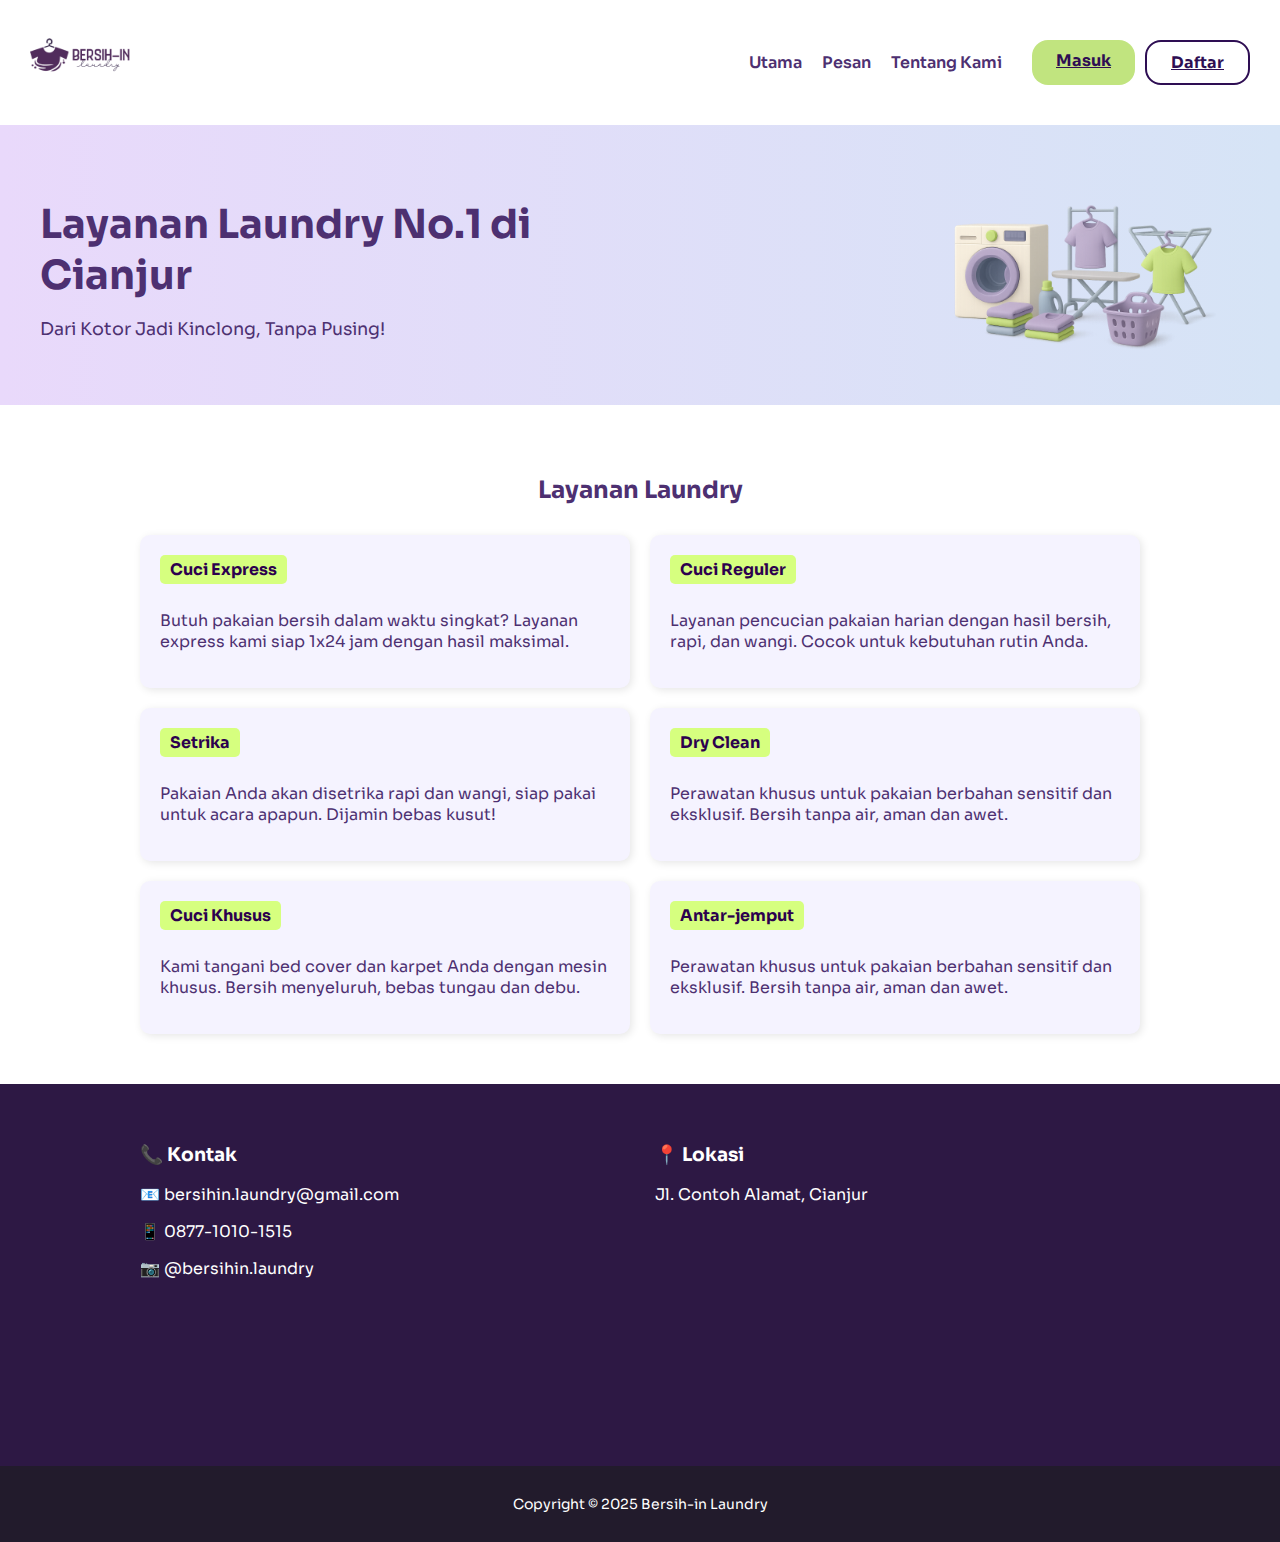
<file: landingpage.html>
<!DOCTYPE html>
<html lang="id">
<head>
  <meta charset="UTF-8">
  <meta name="viewport" content="width=device-width, initial-scale=1.0">
  <title>Bersih-in Laundry</title>
  <link rel="stylesheet" href="styles.css">
  <link href="https://fonts.googleapis.com/css2?family=Sora:wght@400;700&display=swap" rel="stylesheet">
</head>
<body>
    <nav class="navbar">
        <div class="logo">
          <img src="LOGO1.png" alt="Logo Bersih-in" class="logo-navbar">
        </div>
      
        <div class="nav-right">
          <ul class="nav-links">
            <li><a href="#">Utama</a></li>
            <li><a href="pesan.html">Pesan</a></li>
            <li><a href="TentangKami.html">Tentang Kami</a></li>
          </ul>
      
          <div class="auth-buttons">
            <a href="#" class="button button-p" onclick="togglePopup('loginPopup')">Masuk</a>
            <a href="#" class="button button-o" onclick="togglePopup('signupPopup')">Daftar</a>
          </div>
        </div>
      </nav>
      

  <header>
    <div class="header-content">
      <h1>Layanan Laundry No.1 di Cianjur</h1>
      <p>Dari Kotor Jadi Kinclong, Tanpa Pusing!</p>
    </div>
    <img class="header-img" src="props.png" alt="Ilustrasi Laundry" style="height:  200px;">
  </header>

  <section id="layanan">
    <h2>Layanan Laundry</h2>
    <div class="services">
      <div class="service-card">
        <div class="service-title">Cuci Express</div>
        <p>Butuh pakaian bersih dalam waktu singkat? Layanan express kami siap 1x24 jam dengan hasil maksimal.</p>
      </div>
      <div class="service-card">
        <div class="service-title">Cuci Reguler</div>
        <p>Layanan pencucian pakaian harian dengan hasil bersih, rapi, dan wangi. Cocok untuk kebutuhan rutin Anda.</p>
      </div>
      <div class="service-card">
        <div class="service-title">Setrika</div>
        <p>Pakaian Anda akan disetrika rapi dan wangi, siap pakai untuk acara apapun. Dijamin bebas kusut!</p>
      </div>
      <div class="service-card">
        <div class="service-title">Dry Clean</div>
        <p>Perawatan khusus untuk pakaian berbahan sensitif dan eksklusif. Bersih tanpa air, aman dan awet.</p>
      </div>
      <div class="service-card">
        <div class="service-title">Cuci Khusus</div>
        <p>Kami tangani bed cover dan karpet Anda dengan mesin khusus. Bersih menyeluruh, bebas tungau dan debu.</p>
      </div>
      <div class="service-card">
        <div class="service-title">Antar-jemput</div>
        <p>Perawatan khusus untuk pakaian berbahan sensitif dan eksklusif. Bersih tanpa air, aman dan awet.</p>
      </div>
    </div>
  </section>
  
  <footer>
    <div class="footer-container">
      <div class="footer-section" id="kontak">
        <h3>📞 Kontak</h3>
        <p>📧 bersihin.laundry@gmail.com</p>
        <p>📱 0877-1010-1515</p>
        <p>📷 @bersihin.laundry</p>
      </div>
  
      <div class="footer-section" id="lokasi">
        <h3>📍 Lokasi</h3>
        <p>Jl. Contoh Alamat, Cianjur</p>
        <iframe src="https://www.google.com/maps/embed?pb=!1m18!1m12!1m3!1d63305.779634279!2d107.1139374!3d-6.821328!2m3!1f0!2f0!3f0!3m2!1i1024!2i768!4f13.1!3m3!1m2!1s0x2e6855f1c77e2dbf%3A0x401e8f1fc28be50!2sCianjur!5e0!3m2!1sid!2sid!4v1713520000000" 
          width="100%" height="200" style="border:0;" allowfullscreen="" loading="lazy">
        </iframe>
      </div>
    </div>
  </footer>
  
  <div class="footer-bottom">
    <p>Copyright &copy; 2025 Bersih-in Laundry</p>

    <div class="popup" id="loginPopup">
        <div class="popup-content">
          <span class="close" onclick="togglePopup('loginPopup')">&times;</span>
          <h2>Halo! 👋</h2>
          <p>Selamat datang kembali</p>
          <div class="input-group">
            <label for="username">Nama Pengguna</label>
            <input type="text" id="username" name="username" />
          </div>    
          <div class="input-group">
            <label for="email">E-mail</label>
            <input type="email" id="email" name="email" />
          </div>
          <button onclick="togglePopup('loginPopup')">Masuk</button>
          <a href="#" onclick="togglePopup('forgotEmailPopup')">Lupa kata sandi?</a>
          <div class="separator">Masuk dengan</div>
          <div class="social">
            <img src="icons8-google-48.png" alt="Google">
            <img src="icons8-facebook-48.png" alt="Facebook">
          </div>
          <p>Belum punya akun? <a href="#" onclick="togglePopup('signupPopup')">Daftar</a></p>
        </div>
      </div>
    
      <div class="popup" id="signupPopup">
        <div class="popup-content">
          <span class="close" onclick="togglePopup('signupPopup')">&times;</span>
          <h2>Halo! 👋</h2>
          <p>Silakan isi untuk melanjutkan</p>
      
          <div class="form-group">
            <label for="username">Nama Pengguna</label>
            <input type="text" id="username" placeholder="Masukkan nama pengguna">
          </div>
      
          <div class="form-group">
            <label for="email">E-mail</label>
            <input type="email" id="email" placeholder="Masukkan email">
          </div>
      
          <div class="form-group">
            <label for="password">Kata Sandi</label>
            <input type="password" id="password" placeholder="Buat kata sandi">
          </div>
      
          <div class="form-group">
            <label for="confirm-password">Ulangi Kata Sandi</label>
            <input type="password" id="confirm-password" placeholder="Ulangi kata sandi">
          </div>
      
          <button>Daftar</button>
          <p>Sudah punya akun? <a href="#" onclick="togglePopup('loginPopup')">Masuk</a></p>
        </div>
      </div>
      

      <div class="popup" id="forgotEmailPopup">
        <div class="popup-content">
          <span class="close" onclick="togglePopup('forgotEmailPopup')">&times;</span>
          <img src="password.png" alt="Reset Password" style="width: 200px;">
          <h3>Lupa Kata Sandi?</h3>
          <p>Masukkan email untuk mengatur ulang kata sandi</p>
          <input type="email" placeholder="E-mail">
          <button onclick="togglePopup('forgotCodePopup')">Konfirmasi e-mail</button>
        </div>
      </div>

      <div class="popup" id="forgotCodePopup">
        <div class="popup-content">
          <div class="popup-header">
            <span class="back" onclick="togglePopup('forgotCodePopup')">&#8592; Lupa Kata Sandi</span>
          </div>
          <img src="password.png" alt="Reset Password" class="popup-image">
          
          <h3 class="popup-title">Lupa Kata Sandi?</h3>
          <p class="popup-desc">Masukan E-mail untuk mengatur ulang kata sandi</p>
          
          <div class="otp-inputs">
            <input type="text" maxlength="1">
            <input type="text" maxlength="1">
            <input type="text" maxlength="1">
            <input type="text" maxlength="1">
          </div>
      
          <button class="btn-kirim">Konfirmasi kode</button>
        </div>
      </div>
      
    
      <script src="script.js"></script>

  </div>
</body>
</html>
</file>
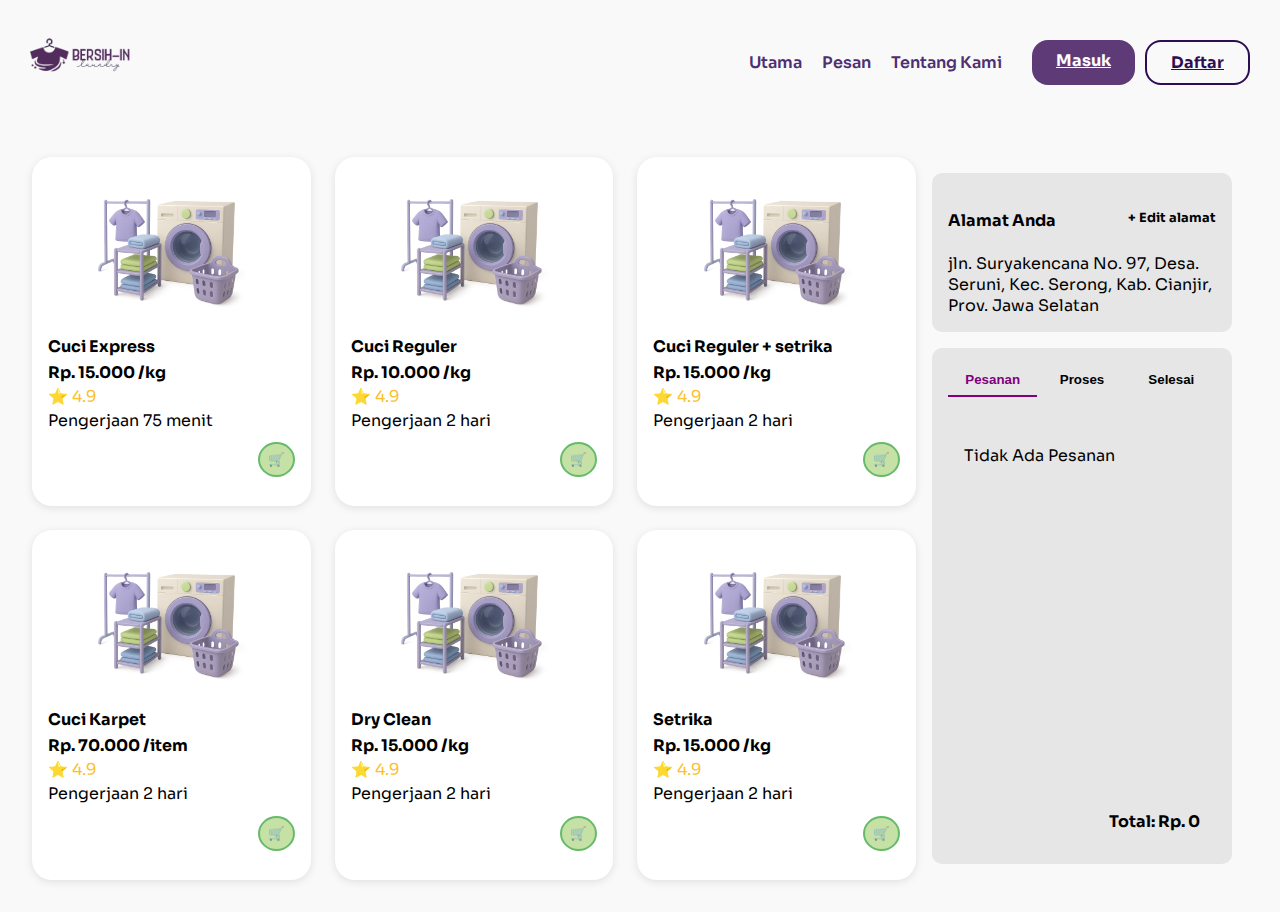
<file: pesan.html>
<!DOCTYPE html>
<html lang="id">
<head>
  <meta charset="UTF-8" />
  <meta name="viewport" content="width=device-width, initial-scale=1.0" />
  <title>Bersih-In Laundry - Pesan</title>
  <link rel="stylesheet" href="pesan.css">
  <link href="https://fonts.googleapis.com/css2?family=Sora:wght@400;700&display=swap" rel="stylesheet">
</head>
<body>
    <nav class="navbar">
        <div class="logo">
          <img src="LOGO1.png" alt="Logo Bersih-in" class="logo-navbar">
        </div>
      
        <div class="nav-right">
          <ul class="nav-links">
            <li><a href="landingpage.html">Utama</a></li>
            <li><a href="pesan.html">Pesan</a></li>
            <li><a href="TentangKami.html">Tentang Kami</a></li>
          </ul>
      
          <div class="auth-buttons">
            <a href="#" class="button button-p" onclick="togglePopup('loginPopup')">Masuk</a>
            <a href="#" class="button button-o" onclick="togglePopup('signupPopup')">Daftar</a>
          </div>
        </div>
      </nav>

      <div class="popup" id="loginPopup">
        <div class="popup-content">
          <span class="close" onclick="togglePopup('loginPopup')">&times;</span>
          <h2>Halo! 👋</h2>
          <p>Selamat datang kembali</p>
          <div class="input-group">
            <label for="username">Nama Pengguna</label>
            <input type="text" id="username" name="username" />
          </div>    
          <div class="input-group">
            <label for="email">E-mail</label>
            <input type="email" id="email" name="email" />
          </div>
          <button onclick="togglePopup('loginPopup')">Masuk</button>
          <a href="#" onclick="togglePopup('forgotEmailPopup')">Lupa kata sandi?</a>
          <div class="separator">Masuk dengan</div>
          <div class="social">
            <img src="icons8-google-48.png" alt="Google">
            <img src="icons8-facebook-48.png" alt="Facebook">
          </div>
          <p>Belum punya akun? <a href="#" onclick="togglePopup('signupPopup')">Daftar</a></p>
        </div>
      </div>
    
      <div class="popup" id="signupPopup">
        <div class="popup-content">
          <span class="close" onclick="togglePopup('signupPopup')">&times;</span>
          <h2>Halo! 👋</h2>
          <p>Silakan isi untuk melanjutkan</p>
      
          <div class="form-group">
            <label for="username">Nama Pengguna</label>
            <input type="text" id="username" placeholder="Masukkan nama pengguna">
          </div>
      
          <div class="form-group">
            <label for="email">E-mail</label>
            <input type="email" id="email" placeholder="Masukkan email">
          </div>
      
          <div class="form-group">
            <label for="password">Kata Sandi</label>
            <input type="password" id="password" placeholder="Buat kata sandi">
          </div>
      
          <div class="form-group">
            <label for="confirm-password">Ulangi Kata Sandi</label>
            <input type="password" id="confirm-password" placeholder="Ulangi kata sandi">
          </div>
      
          <button>Daftar</button>
          <p>Sudah punya akun? <a href="#" onclick="togglePopup('loginPopup')">Masuk</a></p>
        </div>
      </div>
      

      <div class="popup" id="forgotEmailPopup">
        <div class="popup-content">
          <span class="close" onclick="togglePopup('forgotEmailPopup')">&times;</span>
          <img src="password.png" alt="Reset Password" style="width: 200px;">
          <h3>Lupa Kata Sandi?</h3>
          <p>Masukkan email untuk mengatur ulang kata sandi</p>
          <input type="email" placeholder="E-mail">
          <button onclick="togglePopup('forgotCodePopup')">Konfirmasi e-mail</button>
        </div>
      </div>

      <div class="popup" id="forgotCodePopup">
        <div class="popup-content">
          <div class="popup-header">
            <span class="back" onclick="togglePopup('forgotCodePopup')">&#8592; Lupa Kata Sandi</span>
          </div>
          <img src="password.png" alt="Reset Password" class="popup-image">
          
          <h3 class="popup-title">Lupa Kata Sandi?</h3>
          <p class="popup-desc">Masukan E-mail untuk mengatur ulang kata sandi</p>
          
          <div class="otp-inputs">
            <input type="text" maxlength="1">
            <input type="text" maxlength="1">
            <input type="text" maxlength="1">
            <input type="text" maxlength="1">
          </div>
      
          <button class="btn-kirim">Konfirmasi kode</button>
        </div>
      </div>
  <div class="container">
    <div class="services">
      <div class="card">
        <img src="katalog.png" alt="Laundry Icon" />
        <h4>Cuci Express</h4>
        <p><strong>Rp. 15.000 /kg</strong></p>
        <p class="rating">⭐ 4.9</p>
        <p>Pengerjaan 75 menit</p>
        <button class="btn-cart" onclick="addToOrder('Cuci Express', 15000)">🛒</button>
      </div>
      <div class="card">
        <img src="katalog.png" alt="Laundry Icon" />
        <h4>Cuci Reguler</h4>
        <p><strong>Rp. 10.000 /kg</strong></p>
        <p class="rating">⭐ 4.9</p>
        <p>Pengerjaan 2 hari</p>
        <button class="btn-cart" onclick="addToOrder('Cuci Reguler', 10000)">🛒</button>
      </div>
      <div class="card">
        <img src="katalog.png" alt="Laundry Icon" />
        <h4>Cuci Reguler + setrika</h4>
        <p><strong>Rp. 15.000 /kg</strong></p>
        <p class="rating">⭐ 4.9</p>
        <p>Pengerjaan 2 hari</p>
        <button class="btn-cart" onclick="addToOrder('Cuci Reguler + setrika', 15000)">🛒</button>
      </div>
      <div class="card">
        <img src="katalog.png" alt="Laundry Icon" />
        <h4>Cuci Karpet</h4>
        <p><strong>Rp. 70.000 /item</strong></p>
        <p class="rating">⭐ 4.9</p>
        <p>Pengerjaan 2 hari</p>
        <button class="btn-cart" onclick="addToOrder('Cuci Karpet', 70000)">🛒</button>
      </div>
      <div class="card">
        <img src="katalog.png" alt="Laundry Icon" />
        <h4>Dry Clean</h4>
        <p><strong>Rp. 15.000 /kg</strong></p>
        <p class="rating">⭐ 4.9</p>
        <p>Pengerjaan 2 hari</p>
        <button class="btn-cart" onclick="addToOrder('Dry Clean', 15000)">🛒</button>
      </div>
      <div class="card">
        <img src="katalog.png" alt="Laundry Icon" />
        <h4>Setrika</h4>
        <p><strong>Rp. 15.000 /kg</strong></p>
        <p class="rating">⭐ 4.9</p>
        <p>Pengerjaan 2 hari</p>
        <button class="btn-cart" onclick="addToOrder('Setrika', 15000)">🛒</button>
      </div>
    </div>

    
    <div class="wrapper">
      <div class="sidebar-wrapper">
      <div class="sidebar1">
        <div class="address">
          <h4>
            Alamat Anda
            <span style="float:right; font-size: 0.8rem; cursor: pointer;" onclick="editAlamat()">+ Edit alamat</span>
          </h4>
          <div id="alamat-output" class="alamat-output">
            jln. Suryakencana No. 97, Desa. Seruni, Kec. Serong, Kab. Cianjir, Prov. Jawa Selatan
          </div>
        </div>
      </div>
    
      <!-- Section Pesanan -->
      <div class="sidebar2">
        <div class="tab-container">
          <div class="tab-buttons">
            <button class="tab-button active" onclick="showTab('pesanan')">Pesanan</button>
            <button class="tab-button" onclick="showTab('proses')">Proses</button>
            <button class="tab-button" onclick="showTab('selesai')">Selesai</button>
          </div>
    
          <div class="orders">
            <div id="tab-pesanan" class="tab-content">
              <div id="order-list">
                <p>Tidak Ada Pesanan</p>
              </div>
            </div>            
            <div id="tab-proses" class="tab-content" style="display: none;">Proses kosong</div>
            <div id="tab-selesai" class="tab-content" style="display: none;">Selesai kosong</div>
    
            <div id="total-price">
              <strong>Total: Rp. 0</strong>
            </div>
            <button id="btn-bayar" class="button button-p" style="width: 100%; margin-top: 1rem; display: none;" onclick="bayar()">Bayar</button>
          </div>
        </div>
      </div>
    </div>
  </div>
    
    

  <div id="popup-success" class="popup-overlay" style="display:none;">
    <div class="popup-content">
      <img src="verification.png" alt="Success" style="width: 100px; margin: 0 auto; display: block; align-content: center;">
      <h2>Pembayaran Berhasil!</h2>
      <p>Terima kasih telah menggunakan layanan kami 😊</p>
      <button class="button button-p" onclick="closePopUp();">Oke</button>
    </div>
  </div>
  
  


            

  <script src="pesan.js"></script>
</body>
</html>
</file>
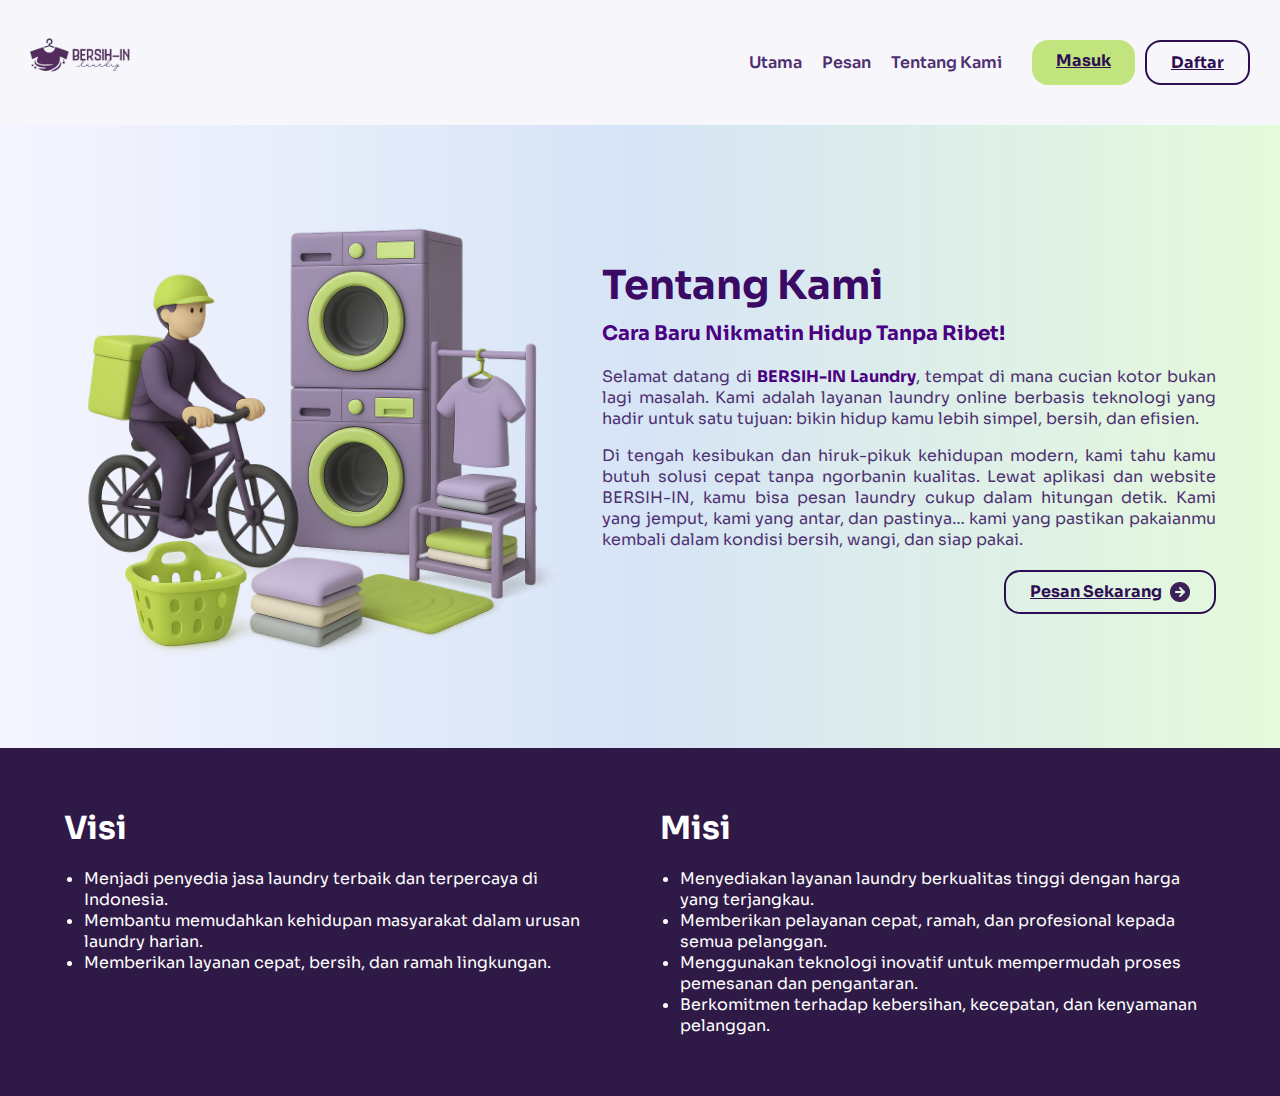
<file: TentangKami.html>
<!DOCTYPE html>
<html lang="id">
<head>
  <meta charset="UTF-8" />
  <meta name="viewport" content="width=device-width, initial-scale=1.0"/>
  <title>Tentang Kami - BERSIH-IN Laundry</title>
  <link rel="stylesheet" href="aboutus.css">
  <link href="https://fonts.googleapis.com/css2?family=Sora:wght@400;700&display=swap" rel="stylesheet">
</head>
<body>
    <nav class="navbar">
        <div class="logo">
          <img src="LOGO1.png" alt="Logo Bersih-in" class="logo-navbar">
        </div>
      
        <div class="nav-right">
          <ul class="nav-links">
            <li><a href="landingpage.html">Utama</a></li>
            <li><a href="pesan.html">Pesan</a></li>
            <li><a href="TentangKami.html">Tentang Kami</a></li>
          </ul>
      
          <div class="auth-buttons">
            <a href="#" class="button button-p" onclick="togglePopup('loginPopup')">Masuk</a>
            <a href="#" class="button button-o" onclick="togglePopup('signupPopup')">Daftar</a>
          </div>
        </div>
      </nav>
  </header>

  <main class="about">
    <div class="container content">
      <div class="image">
        <img src="aboutus.png" alt="Ilustrasi laundry" />
      </div>
      <div class="text">
        <h1>Tentang Kami</h1>
        <h2>Cara Baru Nikmatin Hidup Tanpa Ribet!</h2>
        <p>
          Selamat datang di <strong>BERSIH-IN Laundry</strong>, tempat di mana cucian kotor bukan lagi masalah. Kami adalah layanan laundry online berbasis teknologi yang hadir untuk satu tujuan: bikin hidup kamu lebih simpel, bersih, dan efisien.
        </p>
        <p>
          Di tengah kesibukan dan hiruk-pikuk kehidupan modern, kami tahu kamu butuh solusi cepat tanpa ngorbanin kualitas. Lewat aplikasi dan website BERSIH-IN, kamu bisa pesan laundry cukup dalam hitungan detik. Kami yang jemput, kami yang antar, dan pastinya… kami yang pastikan pakaianmu kembali dalam kondisi bersih, wangi, dan siap pakai.
        </p>
        <div style="text-align: right; margin-top: 20px;">
          <a href="pesan.html" class="button button-o" style="display: inline-flex; align-items: center; gap: 8px;">
            Pesan Sekarang
            <img src="rightArrow.png" alt="Arrow" style="width: 20px; height: 20px;">
          </a>
        </div>
      </div>
    </div>
      </div>
    </div>
  </main>

  <section style="background-color: #2f1a47; color: white; padding: 60px 0;">
    <div class="container" style="display: flex; flex-wrap: wrap; gap: 40px;">
      <div style="flex: 1 1 45%;">
        <h2 style="font-size: 2rem; margin-bottom: 20px;">Visi</h2>
        <ul style="list-style: disc; padding-left: 20px;">
          <li>Menjadi penyedia jasa laundry terbaik dan terpercaya di Indonesia.</li>
          <li>Membantu memudahkan kehidupan masyarakat dalam urusan laundry harian.</li>
          <li>Memberikan layanan cepat, bersih, dan ramah lingkungan.</li>
        </ul>
      </div>
      <div style="flex: 1 1 45%;">
        <h2 style="font-size: 2rem; margin-bottom: 20px;">Misi</h2>
        <ul style="list-style: disc; padding-left: 20px;">
          <li>Menyediakan layanan laundry berkualitas tinggi dengan harga yang terjangkau.</li>
          <li>Memberikan pelayanan cepat, ramah, dan profesional kepada semua pelanggan.</li>
          <li>Menggunakan teknologi inovatif untuk mempermudah proses pemesanan dan pengantaran.</li>
          <li>Berkomitmen terhadap kebersihan, kecepatan, dan kenyamanan pelanggan.</li>
        </ul>
      </div>
    </div>
  </section>
  
  <div class="popup" id="loginPopup">
    <div class="popup-content">
      <span class="close" onclick="togglePopup('loginPopup')">&times;</span>
      <h2>Halo! 👋</h2>
      <p>Selamat datang kembali</p>
      <div class="input-group">
        <label for="username">Nama Pengguna</label>
        <input type="text" id="username" name="username" />
      </div>    
      <div class="input-group">
        <label for="email">E-mail</label>
        <input type="email" id="email" name="email" />
      </div>
      <button onclick="togglePopup('loginPopup')">Masuk</button>
      <a href="#" onclick="togglePopup('forgotEmailPopup')">Lupa kata sandi?</a>
      <div class="separator">Masuk dengan</div>
      <div class="social">
        <img src="icons8-google-48.png" alt="Google">
        <img src="icons8-facebook-48.png" alt="Facebook">
      </div>
      <p>Belum punya akun? <a href="#" onclick="togglePopup('signupPopup')">Daftar</a></p>
    </div>
  </div>

  <div class="popup" id="signupPopup">
    <div class="popup-content">
      <span class="close" onclick="togglePopup('signupPopup')">&times;</span>
      <h2>Halo! 👋</h2>
      <p>Silakan isi untuk melanjutkan</p>
  
      <div class="form-group">
        <label for="username">Nama Pengguna</label>
        <input type="text" id="username" placeholder="Masukkan nama pengguna">
      </div>
  
      <div class="form-group">
        <label for="email">E-mail</label>
        <input type="email" id="email" placeholder="Masukkan email">
      </div>
  
      <div class="form-group">
        <label for="password">Kata Sandi</label>
        <input type="password" id="password" placeholder="Buat kata sandi">
      </div>
  
      <div class="form-group">
        <label for="confirm-password">Ulangi Kata Sandi</label>
        <input type="password" id="confirm-password" placeholder="Ulangi kata sandi">
      </div>
  
      <button>Daftar</button>
      <p>Sudah punya akun? <a href="#" onclick="togglePopup('loginPopup')">Masuk</a></p>
    </div>
  </div>
  

  <div class="popup" id="forgotEmailPopup">
    <div class="popup-content">
      <span class="close" onclick="togglePopup('forgotEmailPopup')">&times;</span>
      <img src="password.png" alt="Reset Password" style="width: 200px;">
      <h3>Lupa Kata Sandi?</h3>
      <p>Masukkan email untuk mengatur ulang kata sandi</p>
      <input type="email" placeholder="E-mail">
      <button onclick="togglePopup('forgotCodePopup')">Konfirmasi e-mail</button>
    </div>
  </div>

  <div class="popup" id="forgotCodePopup">
    <div class="popup-content">
      <div class="popup-header">
        <span class="back" onclick="togglePopup('forgotCodePopup')">&#8592; Lupa Kata Sandi</span>
      </div>
      <img src="password.png" alt="Reset Password" class="popup-image">
      
      <h3 class="popup-title">Lupa Kata Sandi?</h3>
      <p class="popup-desc">Masukan E-mail untuk mengatur ulang kata sandi</p>
      
      <div class="otp-inputs">
        <input type="text" maxlength="1">
        <input type="text" maxlength="1">
        <input type="text" maxlength="1">
        <input type="text" maxlength="1">
      </div>
  
      <button class="btn-kirim">Konfirmasi kode</button>
    </div>
  </div>
  
  <script src="aboutus.js"></script>
</body>
</html>
</file>
<file: styles.css>
body {
  margin: 0;
  font-family: 'Sora', sans-serif;
  background-color: #ffffff;
  color: #4d3071;
}

header {
  background: linear-gradient(to right, #e9d9fb, #d6e4f6);
  padding: 40px 0;
  display: flex;
  align-items: center;
  justify-content: space-between;
  flex-wrap: wrap;
}

.header-content {
  max-width: 600px;
  padding: 0 40px;
}

.header-content h1 {
  font-size: 2.5rem;
  margin-bottom: 10px;
}

.header-content p {
  font-size: 1.1rem;
}

.header-img {
  max-width: 500px;
  margin-right: 50px;
  margin-left: auto;
}

.navbar {
    min-height: 80px;
    display: flex;
    align-items: center;
    justify-content: space-between;
    padding: 10px 30px;
  }
  
  .logo-navbar {
    height: 50px;
  }
  
  .nav-right {
    display: flex;
    align-items: center;
    gap: 30px; 
  }
  
  .nav-links {
    list-style: none;
    display: flex;
    gap: 20px;
    margin: 0;
    padding: 0;
  }
  
  .nav-links li a {
    text-decoration: none;
    color: #4d3071;
    font-weight: 600;
    transition: color 0.3s ease;
  }
  
  .nav-links li a:hover {
    color: #8854c0;
  }
  
  .auth-buttons {
    display: flex;
    gap: 10px;
  }

nav ul li a:hover {
  color: #8854c0;
}

.button {
  font-family: 'Sora', sans-serif;
  font-weight: 700;
  padding: 0.6rem 1.5rem;
  border-radius: 16px;
  font-size: 1rem;
  cursor: pointer;
  transition: 0.3s ease;
}

.button-p {
  background-color: #C1E47F;
  color: #2E0E53;
  border: none;
}

.button-p:hover {
  background-color: #c3f74d;
}

.button-o {
  background-color: transparent;
  color: #2E0E53;
  border: 2px solid #2E0E53;
}

.button-o:hover {
  background-color: #f5f5ff;
}

section {
  padding: 60px 40px;
}

#layanan {
    padding: 20px;
    background-color: white;
    max-width: 1000px;
    margin: 30px auto;
    font-family: 'sora', sans-serif;
  }
  
  #layanan h2 {
    text-align: center;
    margin-bottom: 30px;
    color: #4d3071;
  }
  
  .services {
    display: grid;
    grid-template-columns: repeat(2, 1fr);
    gap: 20px;
  }
  
  .service-card {
    background-color: #f5f3ff;
    padding: 20px;
    border-radius: 10px;
    box-shadow: 2px 2px 8px rgba(0, 0, 0, 0.1);
  }
  
  .service-title {
    display: inline-block;
    font-weight: bold;
    margin-bottom: 10px;
    color: #2c004e;
    padding: 4px 10px;
    border-radius: 5px;
  }
  
  .service-title {
    background-color: #d6ff7f;
  }

  footer {
    background-color: #2d1844;
    color: white;
    padding: 40px 20px;
  }
  
  .footer-container {
    display: flex;
    justify-content: space-between;
    flex-wrap: wrap; 
    gap: 30px;
    max-width: 1000px;
    margin: 0 auto;
  }
  
  .footer-section {
    flex: 1 1 45%;
  }
  
  @media (max-width: 768px) {
    .footer-section {
      flex: 1 1 100%;
    }
  }
  
  .footer-bottom {
    background-color: #221B2C;
    color: white;
    text-align: center;
    padding: 15px 10px;
    font-size: 14px;
  }
  
  .popup {
    display: none; 
    position: fixed;
    top: 0; 
    left: 0;
    width: 100%; 
    height: 100%;
    background: rgba(0, 0, 0, 0.4);
    justify-content: center;
    align-items: center;
    z-index: 10;
  }
  
  
  .popup-content {
    background: #fff;
    border-radius: 12px;
    padding: 2.5rem 2rem;
    width: 90%;
    max-width: 400px;
    box-shadow: 0 8px 20px rgba(0, 0, 0, 0.1);
    font-family: 'Sora', sans-serif;
    text-align: center;
    position: relative;
  }
  
  .popup-content h2 {
    font-size: 1.75rem;
    font-weight: 700;
    color: #4d3071;
    margin-bottom: 0.25rem;
  }
  
  .popup-content p {
    color: #3d3d3d;
    margin-bottom: 1.5rem;
    font-size: 0.95rem;
  }
  
  .popup-content input {
    width: 100%;
    padding: 0.9rem;
    margin-bottom: 1rem;
    border: none;
    border-radius: 10px;
    background-color: #f2eeee;
    font-size: 0.95rem;
  }
  
  .popup-content button {
    width: 100%;
    padding: 0.9rem;
    background-color: #3d0c5a;
    color: white;
    font-weight: 600;
    border: none;
    border-radius: 10px;
    font-size: 1rem;
    cursor: pointer;
    margin-top: 0.5rem;
    margin-bottom: 0.5rem;
    transition: background 0.3s;
  }
  
  .popup-content button:hover {
    background-color: #502d78;
  }
  
  .popup-content a {
    display: block;
    margin-top: 0.3rem;
    margin-bottom: 1rem;
    font-size: 0.85rem;
    color: #4d3071;
    text-decoration: none;
    font-weight: 600;
  }
  
  .popup-content a:hover {
    text-decoration: underline;
  }
  
  .separator {
    display: flex;
    align-items: center;
    color: #888;
    font-size: 0.8rem;
    margin: 1.5rem 0;
  }
  
  .separator::before,
  .separator::after {
    content: "";
    flex: 1;
    height: 1px;
    background: #ccc;
    margin: 0 10px;
  }
  
  .social {
    display: flex;
    justify-content: center;
    gap: 1rem;
    margin-bottom: 1.5rem;
  }
  
  .social img {
    width: 32px;
    height: 32px;
    cursor: pointer;
  }
  
  .popup-content > p:last-child {
    font-size: 0.9rem;
    color: #222;
  }
  
  .popup-content > p:last-child a {
    font-weight: 600;
    color: #4d3071;
  }
  
  .input-group {
    display: flex;
    flex-direction: column;
    margin-bottom: 16px;
  }
  
  .input-group label {
    font-weight: 600;
    margin-bottom: 6px;
    color: #1d1d1d;
    text-align: left;
  }
  
  .input-group input {
    padding: 12px;
    border-radius: 8px;
    border: none;
    background-color: #ebe7e7; /* warna sesuai desain */
    font-size: 16px;
  }
  
  .logo-navbar{
    height: 100px;
    margin-right: 100px;
  }
  
  .form-group {
    margin-bottom: 15px;
  }
  
  label {
    display: block;
    margin-bottom: 5px;
    font-weight: 600;
    color: #4b2e83; 
    text-align: left;
  }
  
  .popup {
    display: none;
    position: fixed;
    top: 50%;
    left: 50%;
    transform: translate(-50%, -50%);
    background: none; /* Hapus background overlay */
    z-index: 10;
  }
  
  .popup-content {
    background: white;
    border-radius: 1rem;
    padding: 2rem;
    width: 400px;
    max-width: 90%;
    box-shadow: 0 10px 40px rgba(0,0,0,0.2);
    text-align: center;
  }
  
  
  .popup-header {
    text-align: left;
    margin-bottom: 1rem;
    font-size: 0.9rem;
    color: #5e348e;
    cursor: pointer;
  }
  
  .popup-image {
    width: 100px;
    margin-bottom: 1rem;
  }
  
  .popup-title {
    color: #5e348e;
    font-size: 1.3rem;
    margin-bottom: 0.5rem;
  }
  
  .popup-desc {
    font-size: 0.9rem;
    margin-bottom: 2rem;
    color: #444;
  }
  
  .otp-inputs {
    display: flex;
    justify-content: center;
    gap: 1rem;
    margin-bottom: 2rem;
  }
  
  .otp-inputs input {
    width: 40px;
    height: 40px;
    text-align: center;
    font-size: 1.5rem;
    border: none;
    border-bottom: 2px solid #ccc;
    outline: none;
  }
  
  .otp-inputs input:focus {
    border-bottom: 2px solid #5e348e;
  }
  
  .btn-kirim {
    background-color: #2e1a47;
    color: white;
    border: none;
    padding: 0.75rem 1.5rem;
    font-weight: bold;
    border-radius: 8px;
    cursor: pointer;
    width: 100%;
  }
</file>
<file: pesan.css>
body {
    font-family: 'Sora', sans-serif;
    margin: 0;
    padding: 0;
    background-color: #f9f9f9;
  }
  header {
    display: flex;
    justify-content: space-between;
    align-items: center;
    padding: 1rem 2rem;
    border-bottom: 2px solid #5e3b76;
    background-color: white;
  }

  .navbar {
    min-height: 80px;
  display: flex;
  align-items: center;
  justify-content: space-between;
  padding: 10px 30px;
}

.logo-navbar {
  height: 50px;
}

.nav-right {
  display: flex;
  align-items: center;
  gap: 30px; 
}

.nav-links {
  list-style: none;
  display: flex;
  gap: 20px;
  margin: 0;
  padding: 0;
}

.nav-links li a {
  text-decoration: none;
  color: #4d3071;
  font-weight: 600;
  transition: color 0.3s ease;
}

.nav-links li a:hover {
  color: #8854c0;
}

.auth-buttons {
  display: flex;
  gap: 10px;
}

nav ul li a:hover {
color: #8854c0;
}

.button {
font-family: 'Sora', sans-serif;
font-weight: 700;
padding: 0.6rem 1.5rem;
border-radius: 16px;
font-size: 1rem;
cursor: pointer;
transition: 0.3s ease;
}

.button-p {
background-color: #5e3b76;
color: white;
border: none;
}

.button-p:hover {
background-color: #5e3b76a5;
}

.button-o {
background-color: transparent;
color: #2E0E53;
border: 2px solid #2E0E53;
}

.button-o:hover {
background-color: #f5f5ff;
}

/* .popup {
    display: none; 
    position: fixed;
    top: 0; 
    left: 0;
    width: 100%; 
    height: 100%;
    background: rgba(0, 0, 0, 0.4);
    justify-content: center;
    align-items: center;
    z-index: 10;
  }
  
  
  .popup-content {
    background: #fff;
    border-radius: 12px;
    padding: 2.5rem 2rem;
    width: 90%;
    max-width: 400px;
    box-shadow: 0 8px 20px rgba(0, 0, 0, 0.1);
    font-family: 'Sora', sans-serif;
    text-align: center;
    position: relative;
  }
  
  .popup-content h2 {
    font-size: 1.75rem;
    font-weight: 700;
    color: #4d3071;
    margin-bottom: 0.25rem;
  }
  
  .popup-content p {
    color: #3d3d3d;
    margin-bottom: 1.5rem;
    font-size: 0.95rem;
  }
  
  .popup-content input {
    width: 100%;
    padding: 0.9rem;
    margin-bottom: 1rem;
    border: none;
    border-radius: 10px;
    background-color: #f2eeee;
    font-size: 0.95rem;
  }
  
  .popup-content button {
    width: 100%;
    padding: 0.9rem;
    background-color: #3d0c5a;
    color: white;
    font-weight: 600;
    border: none;
    border-radius: 10px;
    font-size: 1rem;
    cursor: pointer;
    margin-top: 0.5rem;
    margin-bottom: 0.5rem;
    transition: background 0.3s;
  } */
  
  /* .popup-content button:hover {
    background-color: #502d78;
  }
  
  .popup-content a {
    display: block;
    margin-top: 0.3rem;
    margin-bottom: 1rem;
    font-size: 0.85rem;
    color: #4d3071;
    text-decoration: none;
    font-weight: 600;
  }
  
  .popup-content a:hover {
    text-decoration: underline;
  } */
  
  .separator {
    display: flex;
    align-items: center;
    color: #888;
    font-size: 0.8rem;
    margin: 1.5rem 0;
  }
  
  .separator::before,
  .separator::after {
    content: "";
    flex: 1;
    height: 1px;
    background: #ccc;
    margin: 0 10px;
  }
  
  .social {
    display: flex;
    justify-content: center;
    gap: 1rem;
    margin-bottom: 1.5rem;
  }
  
  .social img {
    width: 32px;
    height: 32px;
    cursor: pointer;
  }
/*   
  .popup-content > p:last-child {
    font-size: 0.9rem;
    color: #222;
  }
  
  .popup-content > p:last-child a {
    font-weight: 600;
    color: #4d3071;
  } */
  
  .input-group {
    display: flex;
    flex-direction: column;
    margin-bottom: 16px;
  }
  
  .input-group label {
    font-weight: 600;
    margin-bottom: 6px;
    color: #1d1d1d;
    text-align: left;
  }
  
  .input-group input {
    padding: 12px;
    border-radius: 8px;
    border: none;
    background-color: #ebe7e7; /* warna sesuai desain */
    font-size: 16px;
  }
  
  .logo-navbar{
    height: 100px;
    margin-right: 100px;
  }
  
  .form-group {
    margin-bottom: 15px;
  }
  
  label {
    display: block;
    margin-bottom: 5px;
    font-weight: 600;
    color: #4b2e83; 
    text-align: left;
  }
  
  .popup {
    display: none;
    position: fixed;
    top: 50%;
    left: 50%;
    transform: translate(-50%, -50%);
    background: none; /* Hapus background overlay */
    z-index: 10;
  }
  
  /* .popup-content {
    background: white;
    border-radius: 1rem;
    padding: 2rem;
    width: 400px;
    max-width: 90%;
    box-shadow: 0 10px 40px rgba(0,0,0,0.2);
    text-align: center;
  }
  
  
  .popup-header {
    text-align: left;
    margin-bottom: 1rem;
    font-size: 0.9rem;
    color: #5e348e;
    cursor: pointer;
  }
  
  .popup-image {
    width: 100px;
    margin-bottom: 1rem;
  }
  
  .popup-title {
    color: #5e348e;
    font-size: 1.3rem;
    margin-bottom: 0.5rem;
  }
  
  .popup-desc {
    font-size: 0.9rem;
    margin-bottom: 2rem;
    color: #444;
  } */
  
  .otp-inputs {
    display: flex;
    justify-content: center;
    gap: 1rem;
    margin-bottom: 2rem;
  }
  
  .otp-inputs input {
    width: 40px;
    height: 40px;
    text-align: center;
    font-size: 1.5rem;
    border: none;
    border-bottom: 2px solid #ccc;
    outline: none;
  }
  
  .otp-inputs input:focus {
    border-bottom: 2px solid #5e348e;
  }
  
  .btn-kirim {
    background-color: #2e1a47;
    color: white;
    border: none;
    padding: 0.75rem 1.5rem;
    font-weight: bold;
    border-radius: 8px;
    cursor: pointer;
    width: 100%;
  }

  .btn-auth {
    border: 1px solid #5e3b76;
    background-color: #5e3b76;
    color: white;
    padding: 0.5rem 1rem;
    border-radius: 10px;
    margin-left: 1rem;
    font-family: 'Sora', sans-serif;
  }
  .container {
    display: flex;
    padding: 2rem;
  }
  .services {
    flex: 2;
    display: grid;
    grid-template-columns: repeat(3, 1fr);
    gap: 1.5rem;
  }
  .card {
    background-color: white;
    border-radius: 20px;
    padding: 1rem;
    box-shadow: 0 2px 8px rgba(0,0,0,0.1);
    text-align: left;
  }
  .card img {
    width: 100%;
    height: 150px;
    object-fit: contain;
    border-radius: 10px;
  }
  .card h4 {
    margin: 0.5rem 0 0.3rem;
  }
  .card p {
    margin: 0.2rem 0;
  }
  .rating {
    color: #fbc02d;
  }
  .btn-cart {
    margin-top: 0.5rem;
    background-color: #c5e1a5;
    border: 2px solid #66bb6a;
    padding: 0.5rem;
    border-radius: 50%;
    font-weight: bold;
    cursor: pointer;
    float: right;
  }
  .wrapper {
    display: flex;
    gap: 1rem;
    max-width: 1200px;
    margin: auto;
    padding: 1rem;
    align-items: flex-start;
  }
  
  .sidebar-wrapper {
    display: flex;
    flex-direction: column;
    gap: 1rem;
    flex: 1;
    max-width: 300px;
    height: 100%; /* Tambahkan */
  }
  
  .sidebar1,
  .sidebar2 {
    flex: 1;
    max-width: 300px;
    background: #e6e6e6;
    padding: 1rem;
    border-radius: 10px;
  }

  .sidebar-wrapper{
    height: 100%;
  }

  .sidebar-wrapper{
    flex: 1;
  }
  
  .sidebar2 {
    max-width: 320px;
  }
  
  
  .tab-buttons {
    display: flex;
    justify-content: space-between;
    margin-bottom: 1rem;
  }
  
  .tab-button {
    flex: 1;
    padding: 0.5rem;
    background: none;
    border: none;
    border-bottom: 2px solid transparent;
    cursor: pointer;
    font-weight: bold;
  }
  
  .tab-button.active {
    border-color: purple;
    color: purple;
  }
  
  .orders {
    background: #e6e6e6;
    padding: 1rem;
    border-radius: 10px;
  }
  
  .tab-content {
    min-height: 350px;
    margin-bottom: 1rem;
  }
  
  #total-price {
    text-align: right;
    margin-top: 1rem;
  }
  
  

/* POPUP STYLING */
/* POPUP STYLING */
.popup-overlay {
  position: fixed;
  inset: 0; /* shorthand untuk top: 0; right: 0; bottom: 0; left: 0 */
  background: rgba(0, 0, 0, 0.5);
  display: flex;
  align-items: center;
  justify-content: center;
  z-index: 9999; /* pastikan lebih tinggi dari elemen lain */
}

.popup-content {
  background: #fff;
  padding: 2rem;
  border-radius: 12px;
  text-align: center;
  box-shadow: 0 10px 25px rgba(0, 0, 0, 0.2);
  animation: fadeIn 0.3s ease;
  max-width: 90%;
  width: 350px;
  z-index: 10000;
}



@keyframes popupAnim {
from { transform: scale(0.7); opacity: 0; }
to { transform: scale(1); opacity: 1; }
}

.btn-undo {
  background-color: #ffb3b3; /* warna merah muda */
  border: none;
  border-radius: 8px;
  padding: 5px 10px;
  margin-left: 10px;
  font-size: 0.85rem;
  color: #fff;
  cursor: pointer;
  transition: background-color 0.2s ease;
}

.btn-undo:hover {
  background-color: #ff8080;
}
</file>
<file: aboutus.css>
* {
    margin: 0;
    padding: 0;
    box-sizing: border-box;
  }

  body {
    font-family: 'Sora', sans-serif;
    background: #f7f7fb;
    color: #4d3071;
  }

  .container {
    width: 90%;
    max-width: 1200px;
    margin: 0 auto;
  }

  /* NAVBAR */
.navbar {
    min-height: 80px;
    display: flex;
    align-items: center;
    justify-content: space-between;
    padding: 10px 30px;
  }
  
  .logo-navbar {
    height: 100px;
    margin-right: 100px;
  }
  
  .nav-right {
    display: flex;
    align-items: center;
    gap: 30px; /* jarak antara nav dan tombol */
  }
  
  .nav-links {
    list-style: none;
    display: flex;
    gap: 20px;
    margin: 0;
    padding: 0;
  }
  
  .nav-links li a {
    text-decoration: none;
    color: #4d3071;
    font-weight: 600;
    transition: color 0.3s ease;
  }
  
  .nav-links li a:hover {
    color: #8854c0;
  }
  
  .auth-buttons {
    display: flex;
    gap: 10px;
  }
  
  nav ul li a:hover {
  color: #8854c0;
  }
  
  .button {
      font-family: 'Sora', sans-serif;
      font-weight: 700;
      padding: 0.6rem 1.5rem;
      border-radius: 16px;
      font-size: 1rem;
      cursor: pointer;
      transition: 0.3s ease;
    }
    
    .button-p {
      background-color: #C1E47F;
      color: #2E0E53;
      border: none;
    }
    
    .button-p:hover {
      background-color: #c3f74d;
    }
    
    .button-o {
      background-color: transparent;
      color: #2E0E53;
      border: 2px solid #2E0E53;
    }
    
    .button-o:hover {
      background-color: #f5f5ff;
    }

    
  .popup {
    display: none; 
    position: fixed;
    top: 0; 
    left: 0;
    width: 100%; 
    height: 100%;
    background: rgba(0, 0, 0, 0.4);
    justify-content: center;
    align-items: center;
    z-index: 10;
  }
  
  
  .popup-content {
    background: #fff;
    border-radius: 12px;
    padding: 2.5rem 2rem;
    width: 90%;
    max-width: 400px;
    box-shadow: 0 8px 20px rgba(0, 0, 0, 0.1);
    font-family: 'Sora', sans-serif;
    text-align: center;
    position: relative;
  }
  
  .popup-content h2 {
    font-size: 1.75rem;
    font-weight: 700;
    color: #4d3071;
    margin-bottom: 0.25rem;
  }
  
  .popup-content p {
    color: #3d3d3d;
    margin-bottom: 1.5rem;
    font-size: 0.95rem;
  }
  
  .popup-content input {
    width: 100%;
    padding: 0.9rem;
    margin-bottom: 1rem;
    border: none;
    border-radius: 10px;
    background-color: #f2eeee;
    font-size: 0.95rem;
  }
  
  .popup-content button {
    width: 100%;
    padding: 0.9rem;
    background-color: #3d0c5a;
    color: white;
    font-weight: 600;
    border: none;
    border-radius: 10px;
    font-size: 1rem;
    cursor: pointer;
    margin-top: 0.5rem;
    margin-bottom: 0.5rem;
    transition: background 0.3s;
  }
  
  .popup-content button:hover {
    background-color: #502d78;
  }
  
  .popup-content a {
    display: block;
    margin-top: 0.3rem;
    margin-bottom: 1rem;
    font-size: 0.85rem;
    color: #4d3071;
    text-decoration: none;
    font-weight: 600;
  }
  
  .popup-content a:hover {
    text-decoration: underline;
  }
  
   
  .separator {
    display: flex;
    align-items: center;
    color: #888;
    font-size: 0.8rem;
    margin: 1.5rem 0;
  }
  
  .separator::before,
  .separator::after {
    content: "";
    flex: 1;
    height: 1px;
    background: #ccc;
    margin: 0 10px;
  }
  
  .social {
    display: flex;
    justify-content: center;
    gap: 1rem;
    margin-bottom: 1.5rem;
  }
  
  .social img {
    width: 32px;
    height: 32px;
    cursor: pointer;
  }
  
  .popup-content > p:last-child {
    font-size: 0.9rem;
    color: #222;
  }
  
  .popup-content > p:last-child a {
    font-weight: 600;
    color: #4d3071;
  }
  
  .input-group {
    display: flex;
    flex-direction: column;
    margin-bottom: 16px;
  }
  
  .input-group label {
    font-weight: 600;
    margin-bottom: 6px;
    color: #1d1d1d;
    text-align: left;
  }
  
  .input-group input {
    padding: 12px;
    border-radius: 8px;
    border: none;
    background-color: #ebe7e7; /* warna sesuai desain */
    font-size: 16px;
  }
  
  .logo-navbar{
    height: 100px;
    margin-right: 100px;
  }
  
  .form-group {
    margin-bottom: 15px;
  }
  
  label {
    display: block;
    margin-bottom: 5px;
    font-weight: 600;
    color: #4b2e83; 
    text-align: left;
  }
  
  

  /* CONTENT */
  .about {
    background: linear-gradient(to right,#f5f5ff,#d6e4f6, #e5fadb);
    padding: 60px 0;
  }

  .content {
    display: flex;
    flex-wrap: wrap;
    align-items: center;
    gap: 40px;
  }

  .image {
    flex: 1 1 40%;
    text-align: center;
  }

  .image img {
    max-width: 100%;
    height: auto;
  }

  .text {
    flex: 1 1 50%;
  }

  .text h1 {
    font-size: 2.5rem;
    color: #3b0a64;
    margin-bottom: 10px;
  }

  .text h2 {
    font-size: 1.25rem;
    color: #4b0082;
    margin-bottom: 20px;
  }

  .text p {
    margin-bottom: 16px;
    text-align: justify;
  }

  .text strong {
    color: #4b0082;
  }

  @media (max-width: 768px) {
    .content {
      flex-direction: column;
      text-align: center;
    }

    .text {
      text-align: left;
    }
  }
</file>
